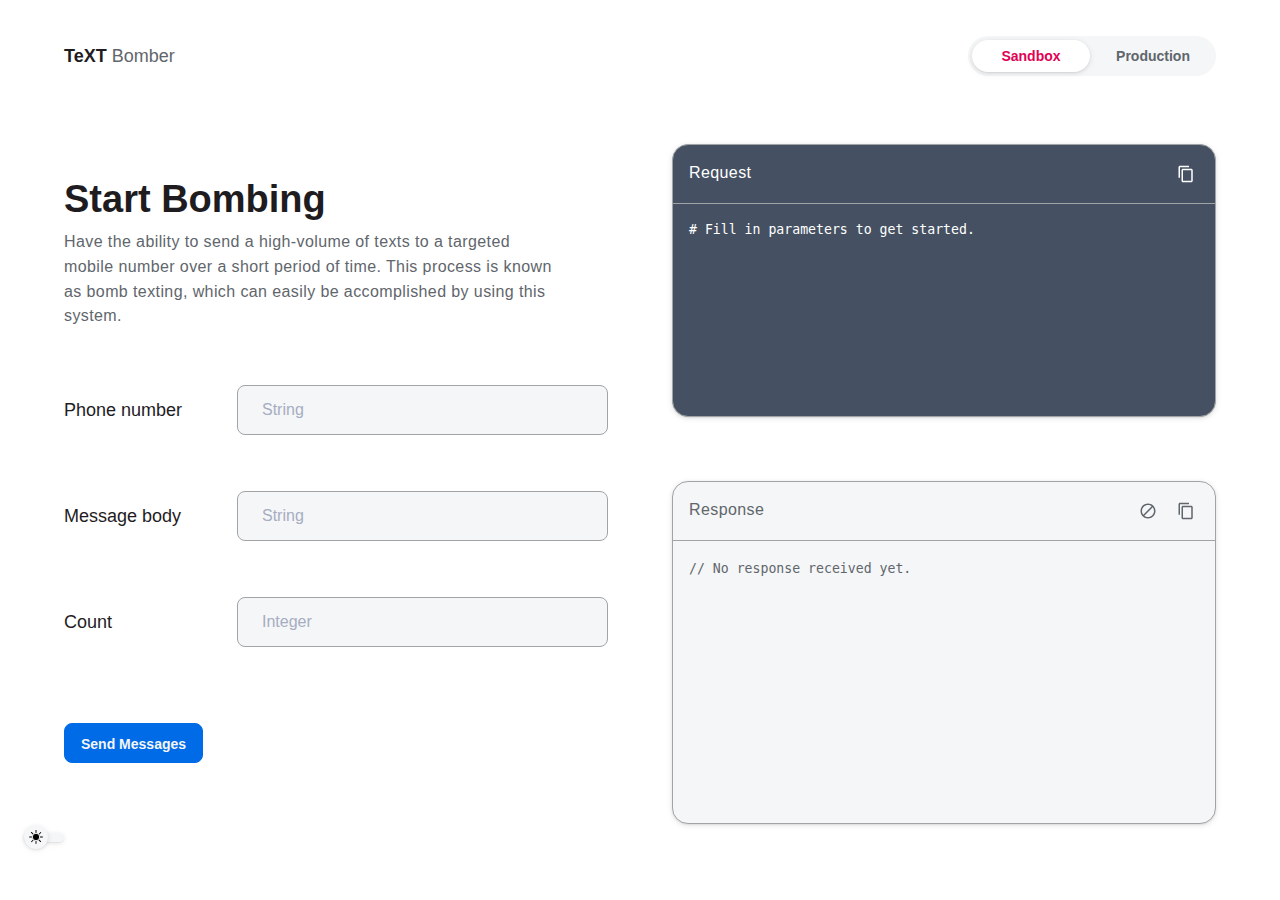
<file: frontend/index.html>
<!-- 
       _         _        _ _ _ _ _ _ _
     /_/       /_//     /_/_/_/_/_/_/_/
    /_/_/     /_//_/  /_//_/
   /_/ /_/   /_/ /_//_/ /_/_ _ _ _
  /_/   /_/ /_/   /_/  /_/_/_/_/_/
 /_/     /_/_/        /_/
/_/       /_/        /_/

	NOSSON M FRANKEL
	nossonmfrankel@gmail.com
	ALL RIGHTS RESERVED, 2021
-->
<!DOCTYPE html>
<html lang="en">
<head>
	<meta charset="UTF-8">
	<meta name="viewport" content="width=device-width, initial-scale=1.0">
	<link rel="icon" href="./assets/favicon.svg" type="image/x-icon">
	<link rel="stylesheet" href="./assets/index.css">
	<script src="./assets/index.js" defer></script>
	<title>Control Panel | TeXTBomber</title>
</head>
<body>
	<header>
		<div id="company">TeXT&nbsp;<span>Bomber</span></div>
		<div class="toggleContainer">
			<input type="radio" name="production" value="0" id="Sandbox" checked>
			<label class="toggleOption checkedPink" tabindex="0" onkeypress="clickThis(this, event)" for="Sandbox">Sandbox</label>
			<input type="radio" name="production" value="1" id="Production">
			<label class="toggleOption checkedTeal" tabindex="0" onkeypress="clickThis(this, event)" for="Production">Production</label>
		</div>
	</header>

	<main>
		<div class="prefers">
			<div class="title">Start Bombing</div>
			<div class="subtitle">Have the ability to send a high-volume of texts to a targeted mobile number over a short period of time. This process is known as bomb texting, which can easily be accomplished by using this system.</div>
			<div class="inputsWrapper">
				<form>
					<div class="inputContainer">
						<label for="mailto">Phone number</label>
						<input type="text" class="default" id="mailto" name="mailto" placeholder="String" autocomplete="off" title="The phone's email address" required onkeyup="fillRequest()" onblur="this.value=formatPhone(this.value);fillRequest();">
					</div>
					<div class="inputContainer">
						<label for="body">Message body</label>
						<input type="text" class="default" id="body" name="body" placeholder="String" autocomplete="off" title="Message you would like to send" onkeyup="fillRequest()" pattern=".{0,128}">
					</div>
					<div class="inputContainer">
						<label for="count">Count</label>
						<input type="text" class="default" id="count" name="count" placeholder="Integer" autocomplete="off" title="Amount of times to send message" required onkeyup="fillRequest()" pattern="0*[0-1]?[0-9]|20">
					</div>
				</form>
			</div>
			<input type="button" value="Send Messages" onclick="spoolRequest()">
		</div>
		<div class="feedback">
			<div class="window primary">
				<div class="header">
					<div>
						<div class="subtitle">Request</div>
						<span id="queued" class="hidden">•&nbsp;<span id="queuedCount">0</span> queued</span>
					</div>
					<div>
						<a href="Javascript:void(0);" class="icon" onclick="copyContents('request')">
							<svg xmlns="http://www.w3.org/2000/svg" viewBox="0 0 24 24" fill="#fff"><path d="M0 0h24v24H0V0z" fill="none"/><path d="M16 1H4c-1.1 0-2 .9-2 2v14h2V3h12V1zm3 4H8c-1.1 0-2 .9-2 2v14c0 1.1.9 2 2 2h11c1.1 0 2-.9 2-2V7c0-1.1-.9-2-2-2zm0 16H8V7h11v14z"/></svg>
						</a>
					</div>
				</div>
				<div class="body">
					<div id="defaultRequest"># Fill in parameters to get started.</div>
					<div id="request" class="hidden">curl <span id="urlAddress"></span> \<br>
						&nbsp;&nbsp;-X POST \<br>
						&nbsp;&nbsp;-H <span class="teal">'Content-Type: application/json'</span> \<br>
						&nbsp;&nbsp;-d <span>'{
						<div id="populRequest" class="teal"></div>
						&nbsp;&nbsp;}'</span>
					</div>
				</div>
			</div>
			<div class="window">
				<div class="header">
					<div class="subtitle">Response</div>
					<div>
						<a href="Javascript:void(0);" class="icon" onclick="clearResponse()">
							<svg xmlns="http://www.w3.org/2000/svg" viewBox="0 0 24 24" fill="var(--defaultText)"><path d="M0 0h24v24H0V0z" fill="none"/><path d="M12 2C6.48 2 2 6.48 2 12s4.48 10 10 10 10-4.48 10-10S17.52 2 12 2zM4 12c0-4.42 3.58-8 8-8 1.85 0 3.55.63 4.9 1.69L5.69 16.9C4.63 15.55 4 13.85 4 12zm8 8c-1.85 0-3.55-.63-4.9-1.69L18.31 7.1C19.37 8.45 20 10.15 20 12c0 4.42-3.58 8-8 8z"/></svg>
						</a>
						<a href="Javascript:void(0);" class="icon" onclick="copyContents('response')">
							<svg xmlns="http://www.w3.org/2000/svg" viewBox="0 0 24 24" fill="var(--defaultText)"><path d="M0 0h24v24H0V0z" fill="none"/><path d="M16 1H4c-1.1 0-2 .9-2 2v14h2V3h12V1zm3 4H8c-1.1 0-2 .9-2 2v14c0 1.1.9 2 2 2h11c1.1 0 2-.9 2-2V7c0-1.1-.9-2-2-2zm0 16H8V7h11v14z"/></svg>
						</a>
					</div>
				</div>
				<div id="response" class="body">
					<div class="default">// No response received yet.</div>
				</div>
			</div>
		</div>
	</main>

	<button id="themeToggle" onclick="toggleTheme()">
		<div id="slider">
			<div id="knob">
				<svg width="14" height="14" viewBox="0 0 15 15" fill="none" xmlns="http://www.w3.org/2000/svg" class="sun">
					<rect x="15" y="7" width="1" height="15" rx=".5" transform="rotate(90 15 7)" fill="#000"/>
					<rect x="8" y="15" width="1" height="15" rx=".5" transform="rotate(-180 8 15)" fill="#000"/>
					<rect x="12.607" y="2" width="1" height="15" rx=".5" transform="rotate(45 12.607 2)" fill="#000"/>
					<path d="M12.804 12.097a.5.5 0 1 1-.707.707l-9.9-9.9a.5.5 0 1 1 .707-.707l9.9 9.9z" fill="#000"/>
					<circle cx="7.5" cy="7.5" r="4" fill="#000" stroke="#fff"/>
				</svg>
				<svg width="14" height="14" viewBox="0 0 13 13" fill="none" xmlns="http://www.w3.org/2000/svg" class="moon">
					<path d="M9.745 8.67A5.414 5.414 0 0 1 5.006.636c.132-.238-.065-.54-.326-.463a6.549 6.549 0 1 0 8.146 8.148c.078-.26-.224-.457-.462-.326a5.39 5.39 0 0 1-2.619.675z" fill="#7BBFFF"/>
				</svg>
			</div>
		</div>
	</button>

</body>
</html>
</file>
<file: frontend/assets/index.css>
::-webkit-scrollbar {
	width: 12px;
}
::-webkit-scrollbar-track {
	background: #e5e5e5; 
}
::-webkit-scrollbar-thumb {
	background: #999; 
}
::-webkit-scrollbar-thumb:hover {
	background: #666; 
}
:root{
	--background: #fff;
	--secondaryBackground: #F5F6F7;
	--lightBackground: #455162;
	--accent: #006be6;
	--accentHover: #005fcd;
	--mainText: #1f1c1f;
	--defaultText: #5f666c;
	--disabledText: #a6adc2;
	--borderColor: #a1a4a7;
	--pink: #e20254;
	--teal: #9bdaff;
	--toggleTextTeal: #418ebb;
	--toggleText: var(--defaultText);
	--themeIcon: var(--secondaryBackground);

	transition: all ease-in-out .2s;
}
:root.dark{
	--background: #344151;
	--secondaryBackground: #273240;
	--lightBackground: #455162;
	--accent: #8FC9FF;
	--accentHover: #76bdff;
	--mainText: #fff;
	--defaultText: #CBDCF1;
	--disabledText: #a6adc2;
	--borderColor: #5C6B7D;
	--pink: #da92bb;
	--toggleTextTeal: var(--teal);
	--toggleText: var(--disabledText);
	--themeIcon: var(--lightBackground);
}
html{
	-webkit-font-smoothing: antialiased;
	font-family: Helvetica, sans-serif;
	background: var(--background);
	color: var(--text-color);
}
body{
	position: relative;
	max-width: 1200px;
	margin: 0 auto;
	padding: 0 4rem;
}
header{
	padding: 2.25rem 0;
	display: flex;
	justify-content: space-between;
	align-items: center;
}
header #company{
	font-size: 18px;
	font-weight: 700;
	color: var(--mainText);
}
header #company span{
	font-weight: 500;
	color: var(--defaultText);
}

/* toggle design */
.toggleContainer{
	font-size: 14px;
	line-height: 24px;
	border-radius: 32px;
	display: inline-flex;
	padding: 4px;
	position: relative;
	max-width: 240px;
	background-color: var(--secondaryBackground);
}
.toggleContainer input[type=radio]{
	display: none;
	visibility: hidden;
}
.toggleContainer input[type=radio] + label.toggleOption{
	box-sizing: border-box;
	cursor: pointer;
	line-height: 24px;
	display: inline-block;
	border-radius: 8px;
	text-decoration: none;
	appearance: none;
	border: none;
	padding: 4px 16px;
	margin-right: 4px;
	position: relative;
	text-align: center;
	transition: all .2s ease;
	width: 120px;
	z-index: 1;
	font-weight: 700;
	min-width: 0;
	background-color: transparent;
	color: var(--toggleText);
}
.toggleContainer input[type=radio] + label.toggleOption:last-child{
	margin-right: 0px;
}
.toggleContainer input[type=radio]:checked + label.toggleOption{
	border-radius: 24px;
	background: var(--background);
	box-shadow: 0 2px 10px rgb(0 0 0 / 4%), 0 1px 4px rgb(0 0 0 / 10%), 0 1px 1px rgb(0 0 0 / 4%);
}
.toggleContainer input[type=radio]:checked + label.toggleOption.checkedPink{
	color: var(--pink);
}
.toggleContainer input[type=radio]:checked + label.toggleOption.checkedTeal{
	color: var(--toggleTextTeal);
}

main{
	max-width: 1200px;
	margin: 0 auto;
	display: flex;
	justify-content: space-between;
}
main > div{
	width: 50%;
	min-width: 410px;
	box-sizing: border-box;
	padding: 2rem 2rem 0;
}
main > div:nth-child(1){
	padding-left: 0px;
}
main > div:nth-child(2){
	padding-right: 0px;
}
.title{
	transition: color .2s ease;
	font-weight: 700;
	letter-spacing: 0;
	display: flex;
	flex-flow: row nowrap;
	font-size: 38px;
	line-height: 46px;
	margin: -8px 0 16px;
	margin-top: 32px;
	margin-bottom: 0;
	color: var(--mainText);
}
.subtitle{
	max-width: 500px;
	margin: 8px 0 20px;
	letter-spacing: .4px;
	line-height: 1.55rem;
	color: var(--defaultText);
}
/* text inputs */
.inputsWrapper{
	padding: 1.25rem 0;
}
.inputContainer{
	position: relative;
	display: flex;
	flex-direction: row;
	justify-content: space-between;
	align-items: center;
	width: 100%;
	margin: 1rem 0 3.5rem;
}
.inputContainer label{
	width: 125px;
	font-size: 18px;
	color: var(--mainText);
	border-radius: 8px;
}
input[type=text].default{
	appearance: none;
	display: block;
	flex-grow: 3;
	margin-left: 3rem;
	padding: 15px 24px;
	font-size: 16px;
	color: var(--mainText);
	background: var(--secondaryBackground);
	border: 1px solid var(--borderColor);
	border-radius: 8px;
}
input[type=text].default.error, input[type=text].default:not(:placeholder-shown):invalid{
	box-shadow: 0 0 0 2px var(--pink) !important;
}
input[type=text].default::placeholder{
	color: var(--disabledText);
	transition: all ease-in-out 100ms;
}
input[type=text].default:focus::placeholder{
	color: transparent;
}
input[type=button]{
	-webkit-font-smoothing: antialiased;
	box-sizing: border-box;
	appearance: none;
	text-decoration: none;
	height: 40px;
	transition: background-color .1s ease,border-color .1s ease,color .1s ease;
	line-height: 24px;
	font-family: Helvetica,sans-serif;
	font-weight: 700;
	align-items: center;
	justify-content: center;
	border: 1px solid transparent;
	border-radius: 8px;
	padding: 8px 16px;
	user-select: none;
	font-size: 14px;
	display: inline-block;
	min-width: 64px;
	border-color: var(--accent);
	cursor: pointer;
	color: var(--secondaryBackground);
	background-color: var(--accent);
}
input[type=button]:hover{
    background-color: var(--accentHover);
}
.icon{
	display: inline-block;
	height: 18px;
	width: 18px;
	padding: 3px;
	margin-left: 8px;
	border-radius: 5px;
	cursor: pointer;
	border: 1px solid transparent;
}
.window{
	margin-bottom: 4rem;
	border-radius: 16px;
	border: 1px solid var(--borderColor);
	color: var(--defaultText);
	background: var(--secondaryBackground);
	box-shadow: 0 2px 10px rgb(0 0 0 / 4%), 0 1px 4px rgb(0 0 0 / 10%), 0 1px 1px rgb(0 0 0 / 4%);
}
.window:last-child{
	margin-bottom: .5rem;
}
.window.primary{
	color: #fff;
	background: var(--lightBackground);
}
.window .header{
	display: flex;
	justify-content: space-between;
	padding: 16px;
	border-bottom: 1px solid var(--borderColor);
}
.window .subtitle{
	display: inline-block;
	color: var(--windowText);
	margin: 0;
}
.window .body{
	height: 250px;
	padding: 16px;
	font-family: monospace;
	font-size: .825rem;
    line-height: 1.25rem;
	overflow: auto;
}
.window.primary .body{
	height: 180px;
	word-wrap: break-word;
}
.window .teal{
	color: var(--teal);
}
#populRequest .string{
	color: #ffc3aa;
}
#populRequest .integer{
	color: #deffcc;
}
#queued{
	transition: all .2s ease;
}
.hidden{
	height: 0px;
	opacity: 0;
}
#response{
	counter-reset: lineNums;
}
#response div{
	line-height: 24px;
}
#response div::before{
	display: inline-block;
	width: 24px;
	line-height: 24px;
	margin-right: 22px;
	padding-right: 6px;
	border-right: 1px solid var(--defaultText);
	counter-increment: lineNums;
	content: counter(lineNums);
}
#response div.default::before{
	display: none;
}
#response div.error::before{
	background: #ff96bd;
	color: #000;
	border-right-color: #000;
}
#response div.error::after{
	display: inline-block;
	position: absolute;
	top: 0px;
	right: -8px;
	content: '';
	height: 100%;
	width: 8px;
	background: #ff96bd;
}
#response div.error{
	position: relative;
	left: -8px;
	padding-left: 8px;
	background: #ff96bd;
	color: #000;
}
#themeToggle{
	appearance: none;
	position: fixed;
    left: 24px;
	bottom: 48px;
	padding: 10px 0;
	background: transparent;
	border: none;
	cursor: pointer;
}
#themeToggle #slider{
	position: relative;
	width: 40px;
	height: 9px;
	border-radius: 8px;
	/* background: var(--secondaryBackground); */
	background: var(--themeIcon);
	box-shadow: 0 2px 10px rgb(0 0 0 / 4%), 0 1px 4px rgb(0 0 0 / 10%), 0 1px 1px rgb(0 0 0 / 4%);
}
#themeToggle #slider #knob{
	position: absolute;
	top: -8px;
	left: 0px;
	height: 24px;
	width: 24px;
	background: var(--themeIcon);
	border-radius: 50%;
	transition: all ease-in-out .2s;
	box-shadow: 0 2px 10px rgb(0 0 0 / 4%), 0 1px 4px rgb(0 0 0 / 10%), 0 1px 1px rgb(0 0 0 / 4%);
}
#themeToggle #slider.dark #knob{
	left: 16px;
}
#themeToggle #slider #knob .sun, #themeToggle #slider #knob .moon{
	position: absolute;
	top: 5px;
	left: 5px;
	transition: all ease-in-out .2s;
}
#themeToggle #slider #knob .sun{
	opacity: 1;
}
#themeToggle #slider #knob .moon{
	opacity: 0;
}
#themeToggle #slider.dark #knob .sun{
	opacity: 0;
}
#themeToggle #slider.dark #knob .moon{
	opacity: 1;
}
/* :focus & :active */
input:active, input:focus, .toggleOption:focus, button:focus, button:active, a:focus, a:active{
	box-shadow: 0 0 0 2px var(--accentHover) !important;
	border: 1px solid transparent;
	outline: none;
}
</file>
